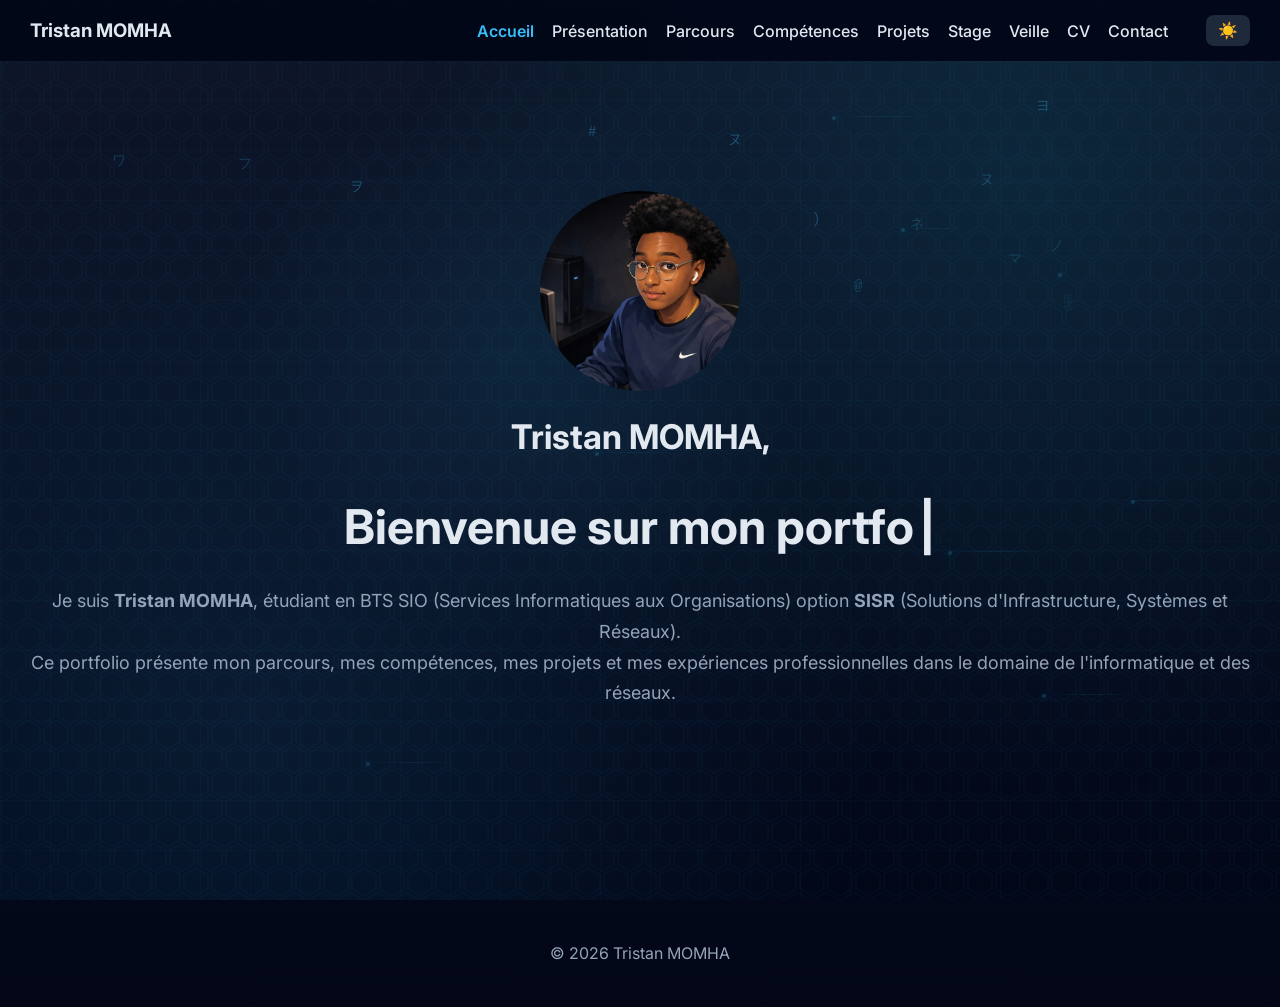
<file: index.html>
<!DOCTYPE html>
<html lang="fr">
<head>

<meta charset="UTF-8">
<meta name="viewport" content="width=device-width, initial-scale=1.0">

<meta name="description" content="Portfolio de Tristan MOMHA, étudiant BTS SIO option SISR. Compétences en administration Windows Server, Linux, réseaux et sécurité.">

 <title>Portfolio | Tristan MOMHA</title>

<link rel="stylesheet" href="css/style.css">

<link href="https://fonts.googleapis.com/css2?family=Inter:wght@300;400;600;700&display=swap" rel="stylesheet">

</head>

<body>

<nav>

<h3>Tristan MOMHA</h3>

<div class="nav-links">
<a href="index.html">Accueil</a>
<a href="presentation.html">Présentation</a>
<a href="parcours.html">Parcours</a>
<a href="competences.html">Compétences</a>
<a href="projets.html">Projets</a>
<a href="stage.html">Stage</a>
<a href="veille.html">Veille</a>
<a href="cv.html">CV</a>
<a href="contact.html">Contact</a>

<button id="theme-toggle" aria-label="Changer le thème">☀️</button>

</div>

</nav>

<header>

<img src="moi.jpg" alt="Photo de profil de Tristan MOMHA">

<h2>Tristan MOMHA,</h2>

<h1 class="typewriter">Bienvenue sur mon portfolio</h1>

<br><p>Je suis <strong>Tristan MOMHA</strong>, étudiant en BTS SIO (Services Informatiques aux Organisations) option <strong>SISR</strong> (Solutions d'Infrastructure, Systèmes et Réseaux).</p>

<p>Ce portfolio présente mon parcours, mes compétences, mes projets et mes expériences professionnelles dans le domaine de l'informatique et des réseaux.</p>

</header>

<main>

</main>

<footer>

<p>© 2026 Tristan MOMHA</p>

</footer>

<script src="js/script.js"></script>

</body>
</html>
</file>
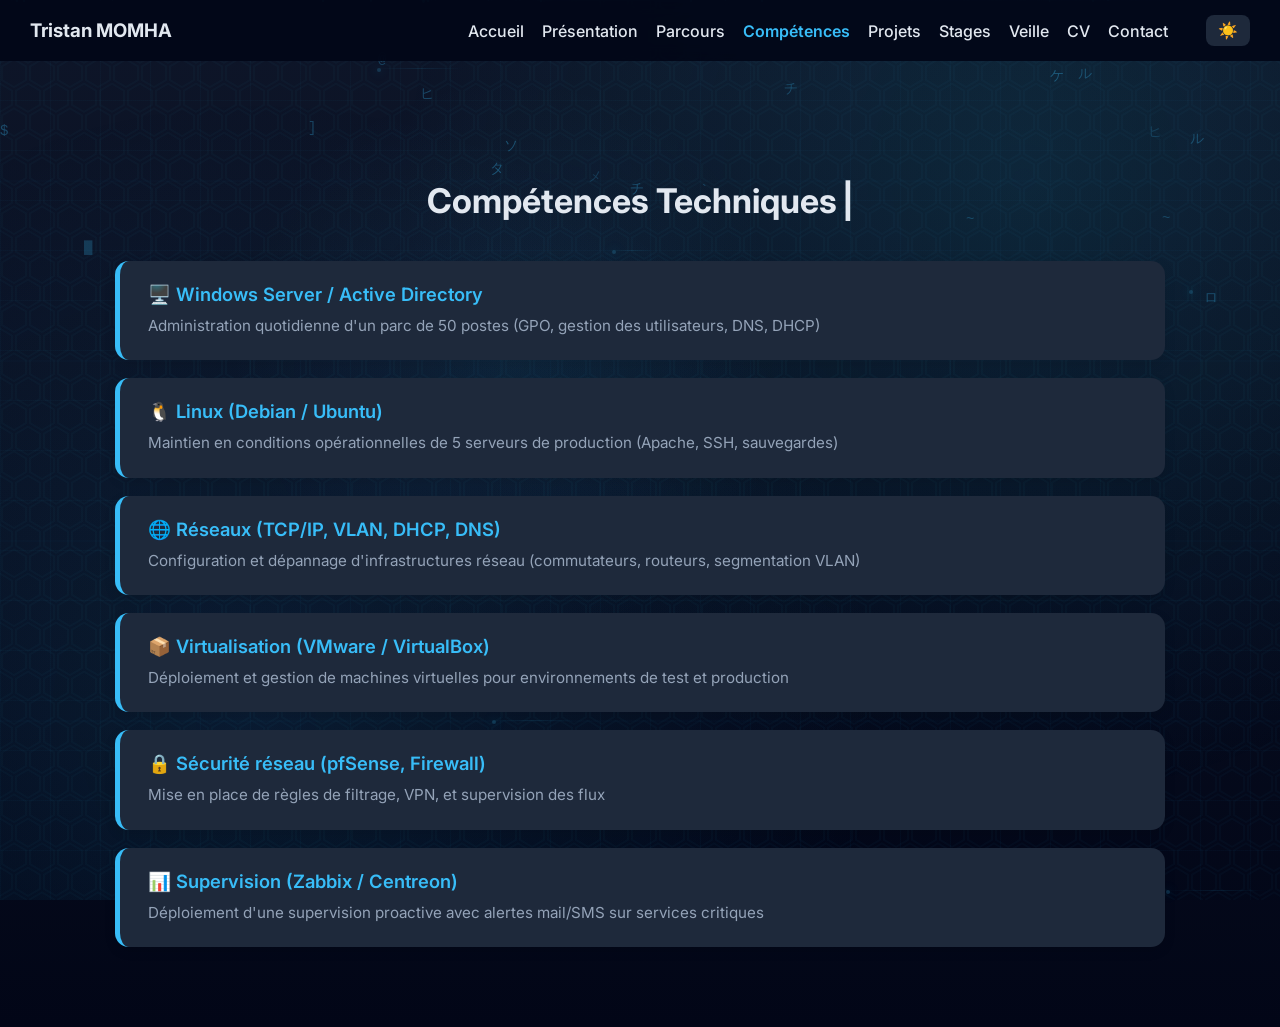
<file: competences.html>
<!DOCTYPE html>
<html lang="fr">

<head>

<meta charset="UTF-8">
<meta name="viewport" content="width=device-width, initial-scale=1.0">

<meta name="description" content="Compétences techniques de Tristan MOMHA en administration systèmes, réseaux et sécurité. BTS SIO option SISR.">

 <title>Compétences | Tristan MOMHA</title>

<link rel="stylesheet" href="css/style.css">

<link href="https://fonts.googleapis.com/css2?family=Inter:wght@300;400;600;700&display=swap" rel="stylesheet">

</head>

<body>

<nav>

<h3>Tristan MOMHA</h3>

<div class="nav-links">

<a href="index.html">Accueil</a>
<a href="presentation.html">Présentation</a>
<a href="parcours.html">Parcours</a>
<a href="competences.html">Compétences</a>
<a href="projets.html">Projets</a>
<a href="stage.html">Stages</a>
<a href="veille.html">Veille</a>
<a href="cv.html">CV</a>
<a href="contact.html">Contact</a>

<button id="theme-toggle" aria-label="Changer le thème">☀️</button>

</div>

</nav>

<section>

<h2 class="typewriter">Compétences Techniques</h2>

<div class="skills">

  <div class="skill-item">
    <h3>🖥️ Windows Server / Active Directory</h3>
    <p>Administration quotidienne d'un parc de 50 postes (GPO, gestion des utilisateurs, DNS, DHCP)</p>
  </div>

  <div class="skill-item">
    <h3>🐧 Linux (Debian / Ubuntu)</h3>
    <p>Maintien en conditions opérationnelles de 5 serveurs de production (Apache, SSH, sauvegardes)</p>
  </div>

  <div class="skill-item">
    <h3>🌐 Réseaux (TCP/IP, VLAN, DHCP, DNS)</h3>
    <p>Configuration et dépannage d'infrastructures réseau (commutateurs, routeurs, segmentation VLAN)</p>
  </div>

  <div class="skill-item">
    <h3>📦 Virtualisation (VMware / VirtualBox)</h3>
    <p>Déploiement et gestion de machines virtuelles pour environnements de test et production</p>
  </div>

  <div class="skill-item">
    <h3>🔒 Sécurité réseau (pfSense, Firewall)</h3>
    <p>Mise en place de règles de filtrage, VPN, et supervision des flux</p>
  </div>

  <div class="skill-item">
    <h3>📊 Supervision (Zabbix / Centreon)</h3>
    <p>Déploiement d'une supervision proactive avec alertes mail/SMS sur services critiques</p>
  </div>

</div>

</section>

<script src="js/script.js"></script>

</body>
</html>
</file>
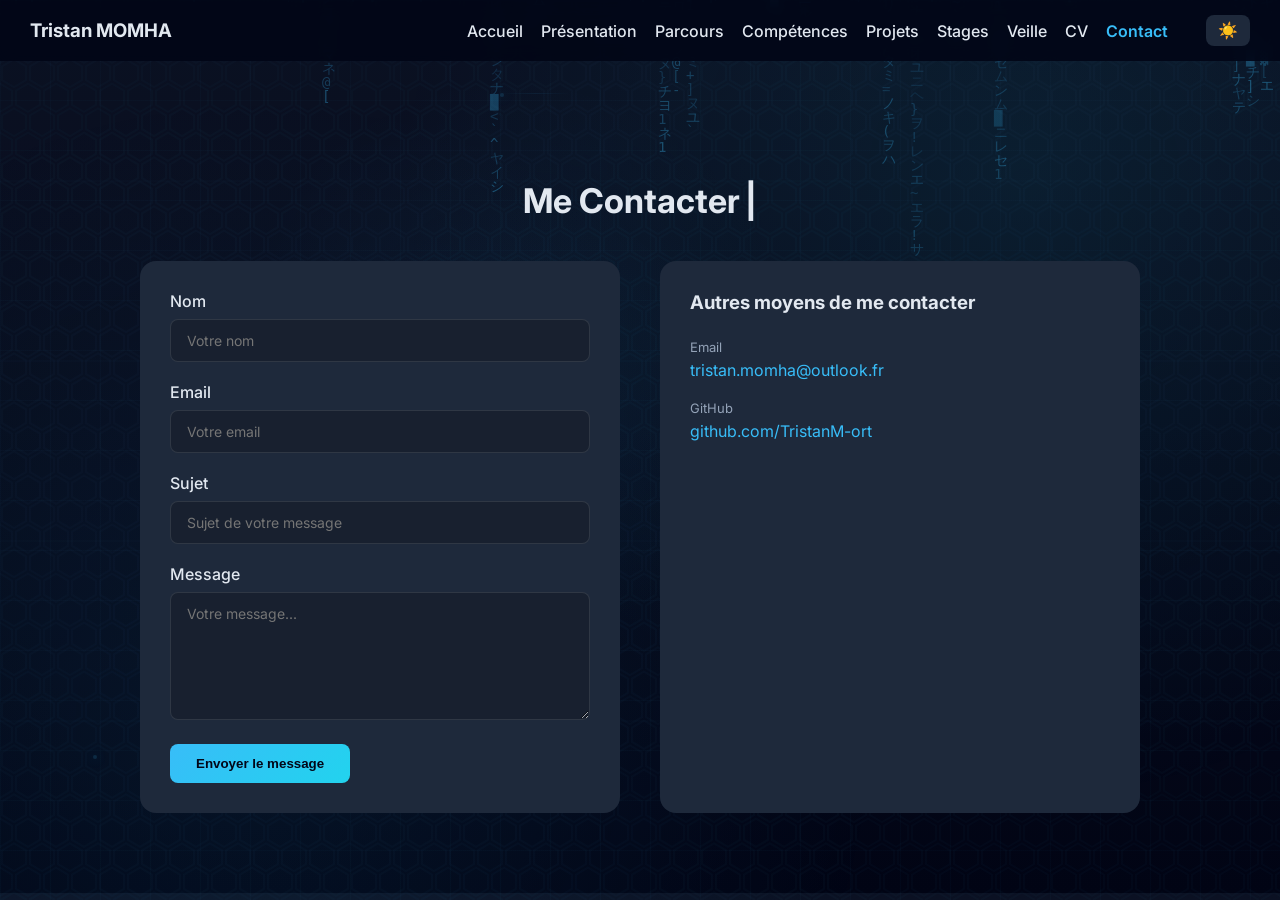
<file: contact.html>
<!DOCTYPE html>
<html lang="fr">

<head>

<meta charset="UTF-8">
<meta name="viewport" content="width=device-width, initial-scale=1.0">

<meta name="description" content="Contactez Tristan MOMHA par email ou via GitHub. Étudiant BTS SIO option SISR.">

<title>Contact | Tristan MOMHA</title>

<link rel="stylesheet" href="css/style.css">

<link href="https://fonts.googleapis.com/css2?family=Inter:wght@300;400;600;700&display=swap" rel="stylesheet">

</head>

<body>

<nav>

<h3>Tristan MOMHA</h3>

<div class="nav-links">

<a href="index.html">Accueil</a>
<a href="presentation.html">Présentation</a>
<a href="parcours.html">Parcours</a>
<a href="competences.html">Compétences</a>
<a href="projets.html">Projets</a>
<a href="stage.html">Stages</a>
<a href="veille.html">Veille</a>
<a href="cv.html">CV</a>
<a href="contact.html" class="active">Contact</a>

<button id="theme-toggle" aria-label="Changer le thème">☀️</button>

</div>

</nav>

<section>

<h2 class="typewriter">Me Contacter</h2>

<div class="contact-container">

<form action="https://formspree.io/f/xyknnolo" method="POST" class="contact-form">

<div class="form-group">
<label for="name">Nom</label>
<input type="text" id="name" name="name" required placeholder="Votre nom">
</div>

<div class="form-group">
<label for="email">Email</label>
<input type="email" id="email" name="email" required placeholder="Votre email">
</div>

<div class="form-group">
<label for="subject">Sujet</label>
<input type="text" id="subject" name="subject" required placeholder="Sujet de votre message">
</div>

<div class="form-group">
<label for="message">Message</label>
<textarea id="message" name="message" rows="6" required placeholder="Votre message..."></textarea>
</div>

<button type="submit">Envoyer le message</button>

</form>

<div class="contact-info-card">

<h3>Autres moyens de me contacter</h3>

<div class="contact-item">
<span>Email</span>
<a href="mailto:tristan.momha@outlook.fr">tristan.momha@outlook.fr</a>
</div>

<div class="contact-item">
<span>GitHub</span>
<a href="https://github.com/TristanM-ort" target="_blank" rel="noopener noreferrer">github.com/TristanM-ort</a>
</div>

</div>

</div>

</section>

<script src="js/script.js"></script>

</body>
</html>
</file>
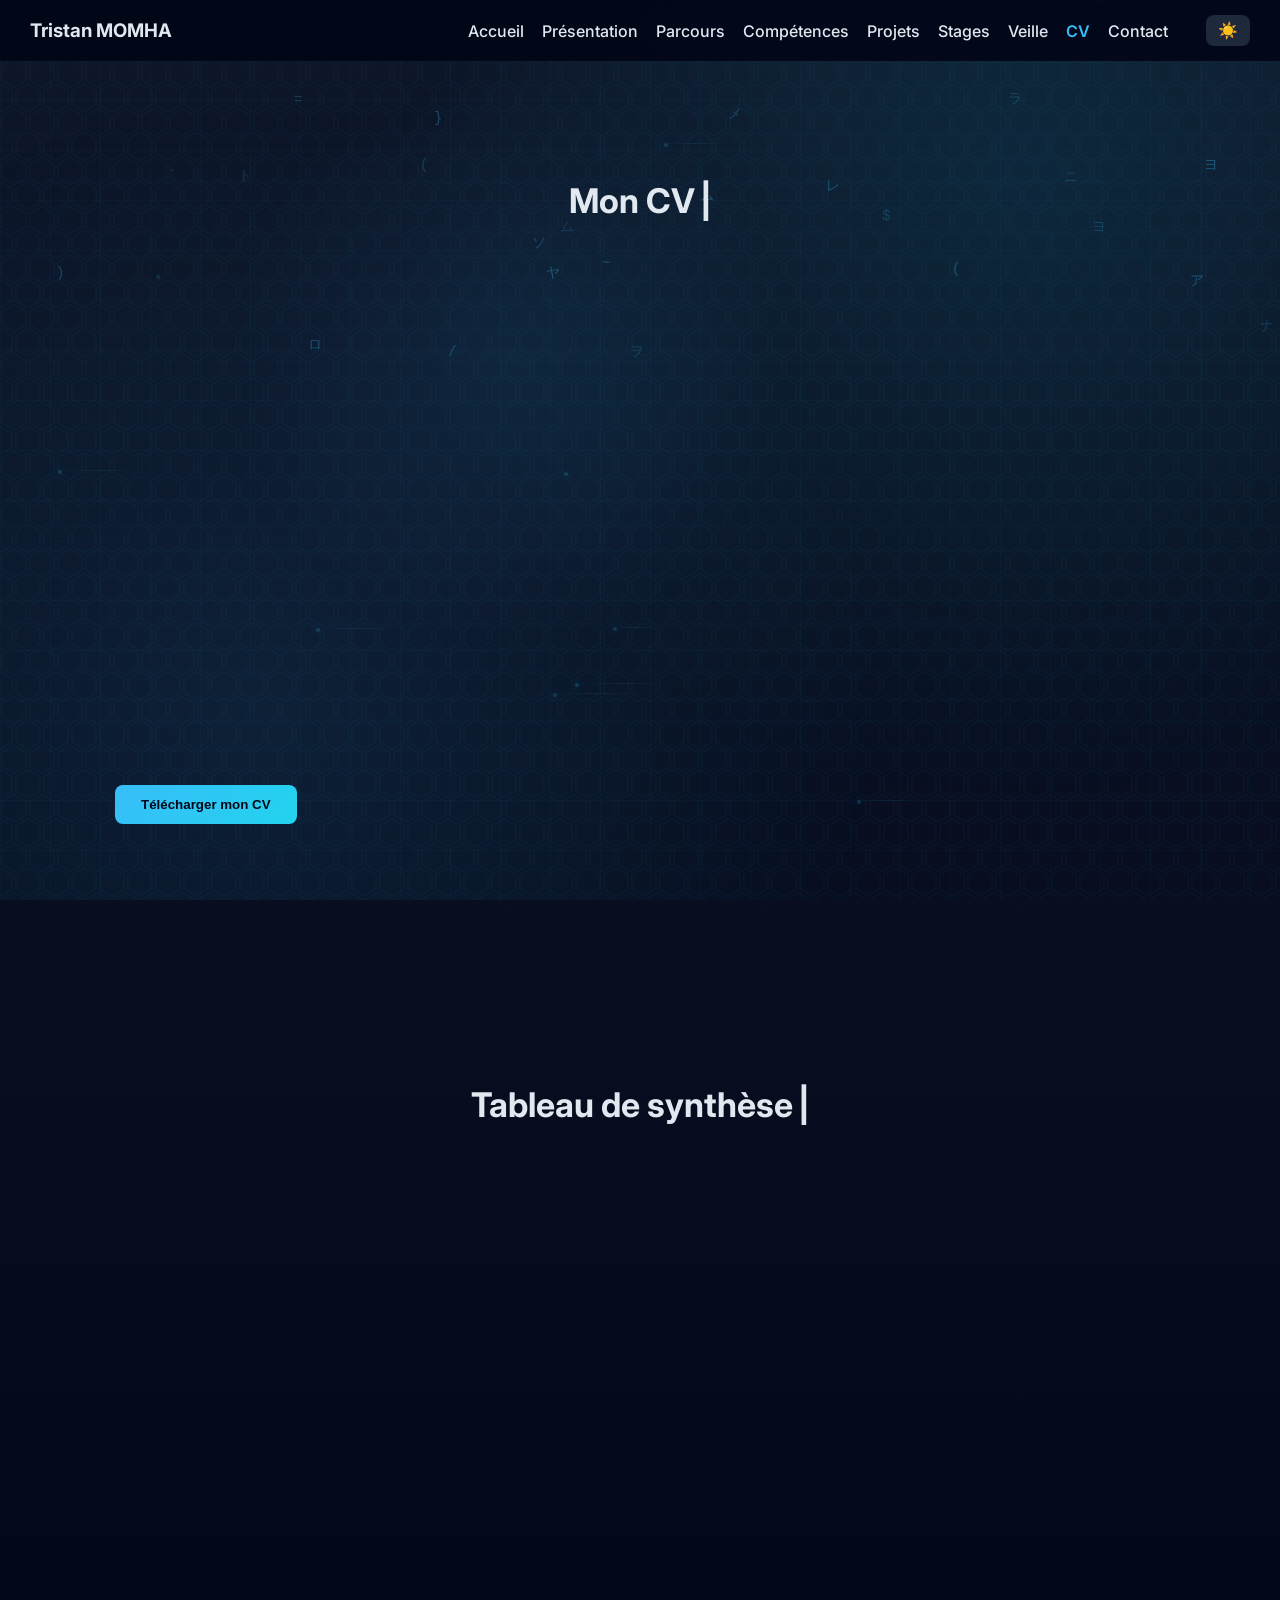
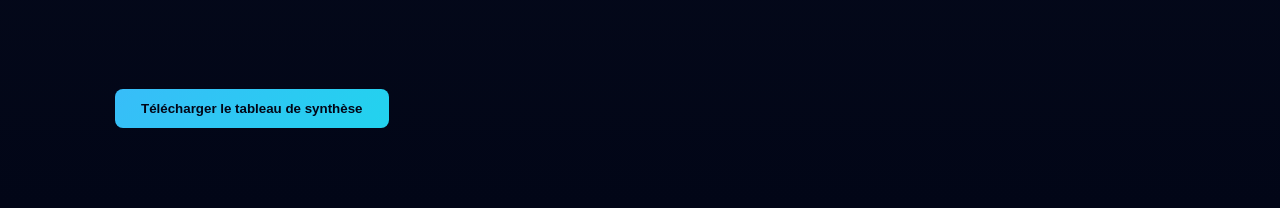
<file: cv.html>
<!DOCTYPE html>
<html lang="fr">

<head>

<meta charset="UTF-8">
<meta name="viewport" content="width=device-width, initial-scale=1.0">

<meta name="description" content="CV de Tristan MOMHA, étudiant BTS SIO option SISR. Téléchargez le CV complet au format PDF.">

 <title>CV | Tristan MOMHA</title>

<link rel="stylesheet" href="css/style.css">

<link href="https://fonts.googleapis.com/css2?family=Inter:wght@300;400;600;700&display=swap" rel="stylesheet">

</head>

<body>

<nav>

<h3>Tristan MOMHA</h3>

<div class="nav-links">

<a href="index.html">Accueil</a>
<a href="presentation.html">Présentation</a>
<a href="parcours.html">Parcours</a>
<a href="competences.html">Compétences</a>
<a href="projets.html">Projets</a>
<a href="stage.html">Stages</a>
<a href="veille.html">Veille</a>
<a href="cv.html">CV</a>
<a href="contact.html">Contact</a>

<button id="theme-toggle" aria-label="Changer le thème">☀️</button>

</div>

</nav>

<section>

<h2 class="typewriter">Mon CV</h2>

<iframe class="cv-preview" src="cv.pdf" title="Aperçu du CV"></iframe>

<a href="cv.pdf" download>

<button aria-label="Télécharger mon CV">Télécharger mon CV</button>

</a>

</section>

<section>

<h2 class="typewriter">Tableau de synthèse</h2>

<iframe class="cv-preview" src="competences2.pdf" title="Aperçu du tableau de synthèse"></iframe>

<a href="competences2.xlsx" download>

<button aria-label="Télécharger le tableau de synthèse">Télécharger le tableau de synthèse</button>

</a>

</section>

<script src="js/script.js"></script>

</body>
</html>
</file>
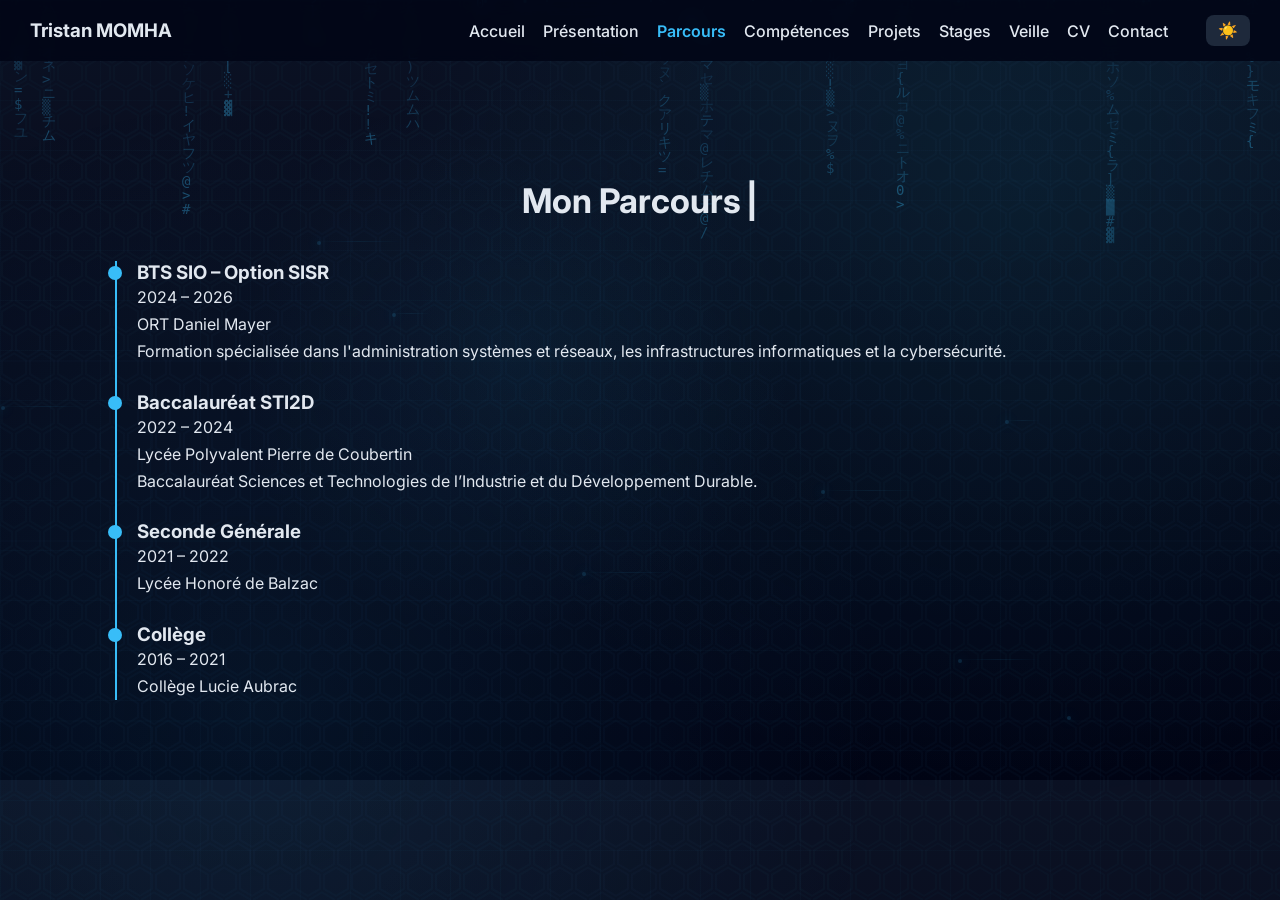
<file: parcours.html>
<!DOCTYPE html>
<html lang="fr">

<head>

<meta charset="UTF-8">
<meta name="viewport" content="width=device-width, initial-scale=1.0">

<meta name="description" content="Parcours scolaire et formations de Tristan MOMHA. BTS SIO, Baccalauréat STI2D, Lycée Pierre de Coubertin.">

 <title>Parcours | Tristan MOMHA</title>

<link rel="stylesheet" href="css/style.css">

<link href="https://fonts.googleapis.com/css2?family=Inter:wght@300;400;600;700&display=swap" rel="stylesheet">

</head>

<body>

<nav>

<h3>Tristan MOMHA</h3>

<div class="nav-links">

<a href="index.html">Accueil</a>
<a href="presentation.html">Présentation</a>
<a href="parcours.html">Parcours</a>
<a href="competences.html">Compétences</a>
<a href="projets.html">Projets</a>
<a href="stage.html">Stages</a>
<a href="veille.html">Veille</a>
<a href="cv.html">CV</a>
<a href="contact.html">Contact</a>

<button id="theme-toggle" aria-label="Changer le thème">☀️</button>

</div>

</nav>

<section>

<h2 class="typewriter">Mon Parcours</h2>

<div class="timeline">

<div class="timeline-item">

<h3>BTS SIO – Option SISR</h3>

<p>
2024 – 2026<br>
ORT Daniel Mayer<br>
Formation spécialisée dans l'administration systèmes et réseaux, les infrastructures informatiques et la cybersécurité.
</p>

</div>

<div class="timeline-item">

<h3>Baccalauréat STI2D</h3>

<p>
2022 – 2024<br>
Lycée Polyvalent Pierre de Coubertin<br>
Baccalauréat Sciences et Technologies de l’Industrie et du Développement Durable.
</p>

</div>

<div class="timeline-item">

<h3>Seconde Générale</h3>

<p>
2021 – 2022<br>
Lycée Honoré de Balzac
</p>

</div>

<div class="timeline-item">

<h3>Collège</h3>

<p>
2016 – 2021<br>
Collège Lucie Aubrac
</p>

</div>

</div>

</section>

<script src="js/script.js"></script>

</body>
</html>
</file>
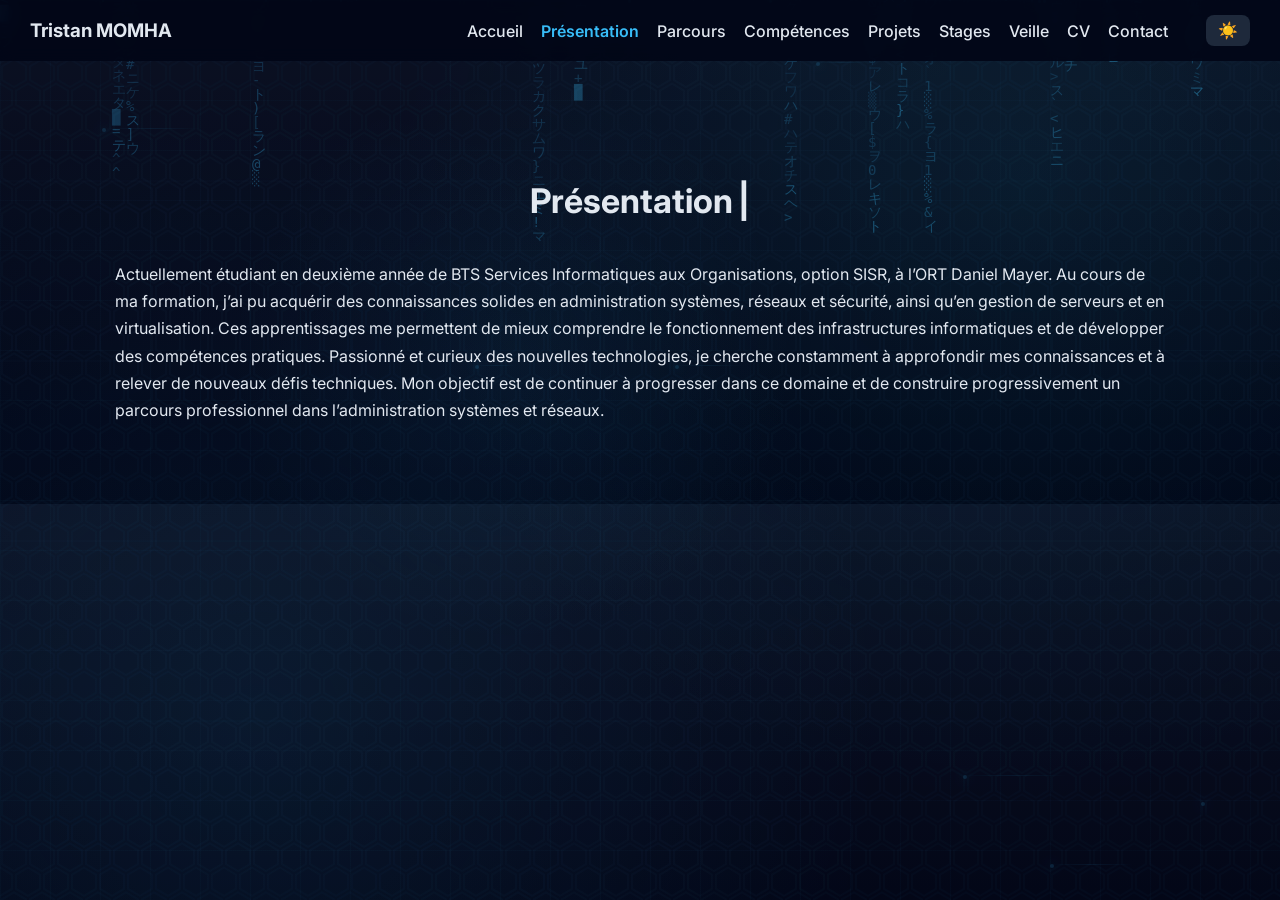
<file: presentation.html>
<!DOCTYPE html>
<html lang="fr">

<head>

<meta charset="UTF-8">
<meta name="viewport" content="width=device-width, initial-scale=1.0">

<meta name="description" content="Présentation de Tristan MOMHA, étudiant en BTS SIO option SISR. Parcours et motivations dans le domaine de l'administration systèmes et réseaux.">

 <title>Présentation | Tristan MOMHA</title>

<link rel="stylesheet" href="css/style.css">

<link href="https://fonts.googleapis.com/css2?family=Inter:wght@300;400;600;700&display=swap" rel="stylesheet">

</head>

<body>

<nav>

<h3>Tristan MOMHA</h3>

<div class="nav-links">

<a href="index.html">Accueil</a>
<a href="presentation.html">Présentation</a>
<a href="parcours.html">Parcours</a>
<a href="competences.html">Compétences</a>
<a href="projets.html">Projets</a>
<a href="stage.html">Stages</a>
<a href="veille.html">Veille</a>
<a href="cv.html">CV</a>
<a href="contact.html">Contact</a>

<button id="theme-toggle" aria-label="Changer le thème">☀️</button>

</div>

</nav>

<section>

<h2 class="typewriter">Présentation</h2>

<p>

Actuellement étudiant en deuxième année de BTS Services Informatiques aux Organisations, option SISR, à l’ORT Daniel Mayer.

Au cours de ma formation, j’ai pu acquérir des connaissances solides en administration systèmes, réseaux et sécurité, ainsi qu’en gestion de serveurs et en virtualisation. Ces apprentissages me permettent de mieux comprendre le fonctionnement des infrastructures informatiques et de développer des compétences pratiques.

Passionné et curieux des nouvelles technologies, je cherche constamment à approfondir mes connaissances et à relever de nouveaux défis techniques.

Mon objectif est de continuer à progresser dans ce domaine et de construire progressivement un parcours professionnel dans l’administration systèmes et réseaux.

</p>

</section>

<script src="js/script.js"></script>

</body>
</html>
</file>
<file: css/style.css>
:root{
--bg:#0f172a;
--bg2:#020617;
--card:#1e293b;
--accent:#38bdf8;
--accent2:#22d3ee;
--text:#e2e8f0;
--muted:#94a3b8;
}

/* RESET */

*{
margin:0;
padding:0;
box-sizing:border-box;
}

html{
scroll-behavior:smooth;
}

body{
font-family:'Inter',sans-serif;
background:linear-gradient(180deg,var(--bg),var(--bg2));
color:var(--text);
position:relative;
overflow-x:hidden;
}

/* ============================================
   ANIME TECH BACKGROUND - MATRIX & CIRCUITS
   ============================================ */

/* Base animated background */
body::before{
content:'';
position:fixed;
top:0;
left:0;
width:100%;
height:100%;
background: 
radial-gradient(circle at 20% 80%, rgba(56,189,248,0.1) 0%, transparent 50%),
radial-gradient(circle at 80% 20%, rgba(34,211,238,0.1) 0%, transparent 50%),
radial-gradient(circle at 40% 40%, rgba(56,189,248,0.08) 0%, transparent 30%);
animation:bgMove 20s ease-in-out infinite;
z-index:-2;
pointer-events:none;
}

@keyframes bgMove{
0%,100%{transform:translate(0,0) scale(1);}
25%{transform:translate(20px,-20px) scale(1.05);}
50%{transform:translate(-10px,10px) scale(0.98);}
75%{transform:translate(-20px,-10px) scale(1.02);}
}

/* Matrix Rain Canvas */
#matrix-canvas{
position:fixed;
top:0;
left:0;
width:100%;
height:100%;
z-index:-1;
pointer-events:none;
opacity:0.35;
}

/* Circuit Network Background */
.circuit-bg{
position:fixed;
top:0;
left:0;
width:100%;
height:100%;
z-index:-1;
pointer-events:none;
opacity:0.2;
}

.circuit-node{
position:absolute;
width:6px;
height:6px;
background:var(--accent);
border-radius:50%;
box-shadow:0 0 10px var(--accent), 0 0 20px var(--accent), 0 0 30px var(--accent);
animation:pulse 2s ease-in-out infinite;
}

.circuit-line{
position:absolute;
background:linear-gradient(90deg, transparent, var(--accent), transparent);
height:1px;
opacity:0.5;
animation:scanLine 3s linear infinite;
}

.circuit-line.vertical{
width:1px;
height:100%;
background:linear-gradient(180deg, transparent, var(--accent), transparent);
}

@keyframes pulse{
0%,100%{transform:scale(1); opacity:1;}
50%{transform:scale(1.5); opacity:0.7;}
}

@keyframes scanLine{
0%{transform:translateX(-100%);}
100%{transform:translateX(100%);}
}

/* Floating Particles */
.particles{
position:fixed;
top:0;
left:0;
width:100%;
height:100%;
z-index:-1;
pointer-events:none;
}

.particle{
position:absolute;
width:3px;
height:3px;
background:var(--accent2);
border-radius:50%;
box-shadow:0 0 6px var(--accent2);
animation:floatParticle linear infinite;
}

@keyframes floatParticle{
0%{
transform:translateY(100vh) rotate(0deg);
opacity:0;
}
10%{
opacity:1;
}
90%{
opacity:1;
}
100%{
transform:translateY(-100vh) rotate(720deg);
opacity:0;
}
}

/* Code Rain Effect */
.code-rain{
position:fixed;
right:0;
top:0;
width:150px;
height:100%;
z-index:-1;
pointer-events:none;
opacity:0.08;
overflow:hidden;
}

.code-column{
position:absolute;
top:-100%;
font-family:'Courier New', monospace;
font-size:14px;
color:var(--accent);
writing-mode:vertical-rl;
text-orientation:upright;
animation:codeFall linear infinite;
white-space:nowrap;
}

@keyframes codeFall{
0%{transform:translateY(0);}
100%{transform:translateY(200%);}
}

/* Glowing Grid */
.tech-grid{
position:fixed;
top:0;
left:0;
width:100%;
height:100%;
z-index:-1;
pointer-events:none;
background-image:
linear-gradient(rgba(56,189,248,0.03) 1px, transparent 1px),
linear-gradient(90deg, rgba(56,189,248,0.03) 1px, transparent 1px);
background-size:50px 50px;
animation:gridMove 20s linear infinite;
}

@keyframes gridMove{
0%{transform:perspective(500px) rotateX(60deg) translateY(0);}
100%{transform:perspective(500px) rotateX(60deg) translateY(50px);}
}

/* Hexagon Pattern */
.hex-pattern{
position:fixed;
top:0;
left:0;
width:100%;
height:100%;
z-index:-1;
pointer-events:none;
opacity:0.03;
background-image:url("data:image/svg+xml,%3Csvg xmlns='http://www.w3.org/2000/svg' width='28' height='49' viewBox='0 0 28 49'%3E%3Cg fill-rule='evenodd'%3E%3Cg fill='%2338bdf8' fill-opacity='1'%3E%3Cpath d='M13.99 9.25l13 7.5v15l-13 7.5L1 31.75v-15l12.99-7.5zM3 17.9v12.7l10.99 6.34 11-6.35V17.9l-11-6.34L3 17.9zM0 15l12.98-7.5V0h-2v6.35L0 12.69v2.3zm0 18.5L12.98 41v8h-2v-6.85L0 35.81v-2.3zM15 0v7.5L27.99 15H28v-2.31h-.01L17 6.35V0h-2zm0 49v-8l12.99-7.5H28v2.31h-.01L17 42.15V49h-2z'/%3E%3C/g%3E%3C/g%3E%3C/svg%3E");
}

/* ============================================
   LIGHT MODE ANIME TECH BACKGROUND
   ============================================ */

body.light-mode::before{
background: 
radial-gradient(circle at 20% 80%, rgba(56,189,248,0.15) 0%, transparent 50%),
radial-gradient(circle at 80% 20%, rgba(34,211,238,0.15) 0%, transparent 50%),
radial-gradient(circle at 40% 40%, rgba(56,189,248,0.1) 0%, transparent 30%);
}

body.light-mode .circuit-node{
background:#0ea5e9;
box-shadow:0 0 10px #0ea5e9, 0 0 20px #0ea5e9, 0 0 30px #0ea5e9;
}

body.light-mode .circuit-line{
background:linear-gradient(90deg, transparent, #0ea5e9, transparent);
}

body.light-mode .circuit-line.vertical{
background:linear-gradient(180deg, transparent, #0ea5e9, transparent);
}

body.light-mode .particle{
background:#0284c7;
box-shadow:0 0 6px #0284c7;
}

body.light-mode .code-column{
color:#0369a1;
}

body.light-mode .tech-grid{
background-image:
linear-gradient(rgba(14,165,233,0.04) 1px, transparent 1px),
linear-gradient(90deg, rgba(14,165,233,0.04) 1px, transparent 1px);
}

body.light-mode .hex-pattern{
opacity:0.025;
}

body.light-mode .glitch-line{
background:#0ea5e9;
}

/* Hacker Glitch Effect */
.glitch-layer{
position:fixed;
top:0;
left:0;
width:100%;
height:100%;
z-index:-1;
pointer-events:none;
opacity:0.015;
}

.glitch-line{
position:absolute;
top:0;
left:0;
width:100%;
height:2px;
background:var(--accent);
animation:glitch 4s linear infinite;
}

@keyframes glitch{
0%,90%,100%{transform:translateX(-100%); opacity:0;}
92%{opacity:1;}
94%{transform:translateX(100%); opacity:0;}
}

/* NAVIGATION */

nav{
position:fixed;
top:0;
width:100%;
background:rgba(2,6,23,0.9);
backdrop-filter:blur(8px);
padding:15px 30px;
display:flex;
justify-content:space-between;
align-items:center;
z-index:1000;
}

.nav-links{
display:flex;
align-items:center;
gap:18px;
}

nav h3{
font-weight:700;
}

nav a{
color:var(--text);
text-decoration:none;
font-weight:500;
transition:0.3s;
}

nav a:hover{
color:var(--accent);
}

nav a:focus{
outline:2px solid var(--accent);
outline-offset:4px;
border-radius:4px;
}

nav a.active{
color:var(--accent);
font-weight:600;
}

/* HEADER */

header{
height:100vh;
display:flex;
flex-direction:column;
justify-content:center;
align-items:center;
text-align:center;
padding:20px;
}

header img{
width:200px;
height:200px;
border-radius:50%;
object-fit:cover;
object-position:center top;
margin-bottom:25px;
}

header h1{
font-size:48px;
margin-bottom:10px;
}

header .subtitle{
color:var(--primary);
font-size:22px;
font-weight:500;
margin-bottom:20px;
letter-spacing:0.5px;
}

header p{
color:var(--muted);
font-size:18px;
}

/* SECTIONS */

section{
padding:120px 25px 80px;
max-width:1100px;
margin:auto;
margin-top:60px;
}

h2{
font-size:34px;
margin-bottom:40px;
text-align:center;
}

p{
line-height:1.7;
}

/* BOUTONS */

button{
padding:12px 26px;
border-radius:8px;
border:none;
background:linear-gradient(135deg,var(--accent),var(--accent2));
color:#020617;
font-weight:600;
cursor:pointer;
transition:0.3s;
}

button:hover{
transform:translateY(-3px);
box-shadow:0 10px 25px rgba(0,0,0,0.4);
}

button:focus{
outline:2px solid var(--accent);
outline-offset:4px;
}

/* GRID */

.grid{
display:grid;
grid-template-columns:repeat(auto-fit,minmax(320px,1fr));
gap:30px;
}

/* WELCOME SECTION */

.welcome{
text-align:center;
margin-bottom:60px;
}

.welcome h2{
font-size:2.5rem;
margin-bottom:20px;
background:linear-gradient(135deg,var(--accent),var(--accent2));
-webkit-background-clip:text;
-webkit-text-fill-color:transparent;
background-clip:text;
}

.welcome p{
font-size:1.1rem;
color:var(--muted);
max-width:700px;
margin:0 auto 15px;
line-height:1.7;
}

.welcome strong{
color:var(--accent);
}

.welcome-links{
display:flex;
gap:15px;
justify-content:center;
margin-top:30px;
flex-wrap:wrap;
}

.btn-primary,.btn-secondary{
padding:12px 28px;
border-radius:8px;
text-decoration:none;
font-weight:600;
transition:0.3s;
}

.btn-primary{
background:linear-gradient(135deg,var(--accent),var(--accent2));
color:var(--bg2);
}

.btn-primary:hover{
transform:translateY(-2px);
box-shadow:0 5px 20px rgba(56,189,248,0.3);
}

.btn-secondary{
background:transparent;
border:2px solid var(--accent);
color:var(--accent);
}

.btn-secondary:hover{
background:var(--accent);
color:var(--bg2);
}

/* HIGHLIGHTS SECTION */

.highlights{
display:grid;
grid-template-columns:repeat(auto-fit,minmax(280px,1fr));
gap:25px;
margin-top:40px;
}

.highlight-card{
background:var(--card);
padding:30px;
border-radius:12px;
border:1px solid rgba(56,189,248,0.1);
transition:0.3s;
}

.highlight-card:hover{
transform:translateY(-5px);
border-color:var(--accent);
box-shadow:0 10px 30px rgba(0,0,0,0.3);
}

.highlight-card h3{
font-size:1.3rem;
margin-bottom:12px;
color:var(--accent);
}

.highlight-card p{
color:var(--muted);
margin-bottom:20px;
line-height:1.6;
}

.highlight-card a{
color:var(--accent2);
text-decoration:none;
font-weight:600;
transition:0.3s;
}

.highlight-card a:hover{
color:var(--accent);
}

/* FILE PREVIEW */

.file-preview{
display:flex;
align-items:center;
gap:20px;
background:var(--card);
padding:25px;
border-radius:12px;
border:1px solid rgba(56,189,248,0.1);
margin:20px auto 30px;
max-width:500px;
}

.file-icon{
font-size:3rem;
}

.file-info h3{
color:var(--text);
margin-bottom:5px;
}

.file-info p{
color:var(--muted);
font-size:0.9rem;
}

/* CARTES */

.card{
background:var(--card);
padding:25px;
border-radius:16px;
border:1px solid rgba(255,255,255,0.05);
transition:0.3s;
}

.card:hover{
transform:translateY(-8px);
box-shadow:0 20px 50px rgba(0,0,0,0.4);
}

.card h3{
margin-bottom:6px;
}

.card p{
color:var(--accent);
font-size:14px;
margin-bottom:10px;
}

.card ul{
margin-top:10px;
padding-left:18px;
line-height:1.6;
color:var(--muted);
}

.card-img{
width:100%;
height:auto;
border-radius:8px;
margin-bottom:12px;
border:1px solid rgba(56,189,248,0.2);
cursor:zoom-in;
transition:transform 0.3s ease;
}

.card-img:hover{
transform:scale(1.05);
}

.card-img-stack{
display:flex;
gap:8px;
overflow-x:auto;
padding:4px 0;
}

.card-img-stack .card-img{
flex:0 0 auto;
width:calc(50% - 4px);
max-height:120px;
object-fit:cover;
margin-bottom:0;
}

/* Lightbox */
.lightbox{
display:none;
position:fixed;
top:0;
left:0;
width:100%;
height:100%;
background:rgba(0,0,0,0.9);
z-index:9999;
justify-content:center;
align-items:center;
cursor:zoom-out;
}

.lightbox.active{
display:flex;
}

.lightbox img{
max-width:90%;
max-height:90%;
border-radius:8px;
box-shadow:0 0 30px rgba(56,189,248,0.3);
}

/* IMAGE LOCALISATION STAGE */

.stage-img{
width:100%;
margin-top:15px;
border-radius:10px;
transition:0.3s;
cursor:zoom-in;
border:1px solid rgba(56,189,248,0.2);
}

.stage-img:hover{
transform:scale(1.03);
box-shadow:0 8px 25px rgba(56,189,248,0.2);
}

.stage-images{
display:grid;
grid-template-columns:repeat(auto-fit,minmax(200px,1fr));
gap:15px;
margin-top:15px;
}

.stage-grid{
display:grid;
grid-template-columns:repeat(auto-fit,minmax(350px,1fr));
gap:30px;
}

.stage-photo{
width:100%;
height:auto;
border-radius:12px;
border:1px solid rgba(56,189,248,0.2);
cursor:zoom-in;
transition:all 0.3s ease;
}

.stage-photo:hover{
transform:scale(1.05);
box-shadow:0 10px 30px rgba(56,189,248,0.25);
}

/* Stage Container */

.stage-container{
display:flex;
flex-direction:column;
gap:40px;
max-width:900px;
margin:0 auto;
}

.stage-card{
background:var(--card);
border-radius:20px;
padding:30px;
border:1px solid rgba(255,255,255,0.08);
transition:0.3s;
}

.stage-card:hover{
transform:translateY(-5px);
box-shadow:0 20px 50px rgba(0,0,0,0.4);
border-color:rgba(56,189,248,0.3);
}

.stage-header{
margin-bottom:20px;
padding-bottom:15px;
border-bottom:1px solid rgba(56,189,248,0.15);
}

.stage-header h3{
font-size:1.5rem;
color:var(--accent);
margin-bottom:8px;
}

.stage-header p{
color:var(--muted);
font-size:0.95rem;
}

.stage-content{
margin-bottom:20px;
}

.stage-content ul{
padding-left:20px;
}

.stage-content li{
color:var(--text);
margin-bottom:10px;
line-height:1.6;
}

.stage-img-single{
margin-top:15px;
}

.stage-gallery{
display:grid;
grid-template-columns:repeat(auto-fill,minmax(150px,1fr));
gap:12px;
margin-top:20px;
}

.gallery-img{
width:100%;
height:120px;
object-fit:cover;
border-radius:10px;
border:1px solid rgba(56,189,248,0.15);
cursor:zoom-in;
transition:all 0.3s ease;
}

.gallery-img:hover{
transform:scale(1.08);
border-color:var(--accent);
box-shadow:0 8px 20px rgba(56,189,248,0.25);
}

/* COMPÉTENCES */

.skills{
display:grid;
gap:18px;
}

.skill-bar{
background:#0f172a;
border-radius:10px;
overflow:hidden;
}

.skill-bar span{
display:block;
padding:6px;
background:linear-gradient(90deg,var(--accent),var(--accent2));
}

/* TIMELINE */

.timeline{
border-left:2px solid var(--accent);
padding-left:20px;
display:grid;
gap:25px;
}

.timeline-item{
position:relative;
}

.timeline-item::before{
content:"";
position:absolute;
left:-29px;
top:5px;
width:14px;
height:14px;
background:var(--accent);
border-radius:50%;
}

/* CV */

.cv-preview{
width:100%;
height:500px;
border:none;
border-radius:12px;
margin-bottom:20px;
}

/* CONTACT */

.contact-card{
background:var(--card);
padding:30px;
border-radius:16px;
max-width:500px;
margin:auto;
text-align:center;
}

.contact-info{
font-size:18px;
margin-bottom:20px;
}

.contact-info a{
color:var(--accent);
text-decoration:none;
}

.contact-info a:hover{
text-decoration:underline;
}

/* CONTACT FORM */

.contact-container{
display:grid;
grid-template-columns:1fr 1fr;
gap:40px;
max-width:1000px;
margin:auto;
}

.contact-form{
background:var(--card);
padding:30px;
border-radius:16px;
}

.form-group{
margin-bottom:20px;
}

.form-group label{
display:block;
margin-bottom:8px;
font-weight:500;
}

.form-group input,
.form-group textarea{
width:100%;
padding:12px 16px;
border-radius:8px;
border:1px solid rgba(255,255,255,0.1);
background:rgba(0,0,0,0.2);
color:var(--text);
font-family:'Inter',sans-serif;
font-size:14px;
transition:0.3s;
}

.form-group input:focus,
.form-group textarea:focus{
outline:none;
border-color:var(--accent);
box-shadow:0 0 0 3px rgba(56,189,248,0.2);
}

.form-group textarea{
resize:vertical;
min-height:120px;
}

#form-status{
margin-top:15px;
text-align:center;
font-size:14px;
}

#form-status.success{
color:#22c55e;
}

#form-status.error{
color:#ef4444;
}

.contact-info-card{
background:var(--card);
padding:30px;
border-radius:16px;
}

.contact-info-card h3{
margin-bottom:25px;
}

.contact-item{
margin-bottom:20px;
}

.contact-item span{
display:block;
color:var(--muted);
font-size:13px;
margin-bottom:5px;
}

.contact-item a{
color:var(--accent);
text-decoration:none;
font-size:16px;
}

.contact-item a:hover{
text-decoration:underline;
}

/* FOOTER */

footer{
text-align:center;
padding:40px 20px;
color:var(--muted);
}

/* TYPEWRITER */

.typewriter::after{
content:"|";
margin-left:5px;
animation:blink 1s infinite;
}

@keyframes blink{
0%{opacity:1;}
50%{opacity:0;}
100%{opacity:1;}
}

/* MODE CLAIR */

body.light-mode{

--bg:#ffffff;
--bg2:#f1f5f9;
--card:#ffffff;
--text:#0f172a;
--muted:#475569;

background:linear-gradient(180deg,var(--bg),var(--bg2));
color:var(--text);

}

body.light-mode nav{
background:rgba(255,255,255,0.9);
}

body.light-mode .card{
box-shadow:0 10px 25px rgba(0,0,0,0.1);
}

body.light-mode .skill-bar{
background:#e2e8f0;
}

body.light-mode .stat-card{
background:linear-gradient(135deg,rgba(56,189,248,0.15),rgba(34,211,238,0.1));
}

body.light-mode .rss-item{
background:rgba(0,0,0,0.05);
}

body.light-mode body::before{
background: 
radial-gradient(circle at 20% 80%, rgba(56,189,248,0.15) 0%, transparent 50%),
radial-gradient(circle at 80% 20%, rgba(34,211,238,0.1) 0%, transparent 50%),
radial-gradient(circle at 40% 40%, rgba(56,189,248,0.1) 0%, transparent 30%);
}

/* BOUTON THEME */

#theme-toggle{
margin-left:20px;
padding:6px 12px;
border-radius:8px;
border:none;
cursor:pointer;
font-size:16px;
background:var(--card);
color:var(--text);
transition:0.3s;
}

#theme-toggle:hover{
transform:scale(1.1);
}

#theme-toggle:focus{
outline:2px solid var(--accent);
outline-offset:4px;
}

/* RESPONSIVE */

@media(max-width:800px){
.contact-container{
grid-template-columns:1fr;
}
}

@media(max-width:700px){

nav{
flex-direction:column;
gap:10px;
}

header h1{
font-size:34px;
}

a:focus{
outline:2px solid var(--accent);
outline-offset:4px;
}

}

/* VEILLE STYLES */

.veille-header{
text-align:center;
background:linear-gradient(135deg,rgba(56,189,248,0.1),rgba(34,211,238,0.05));
padding:40px;
border-radius:20px;
margin-bottom:30px;
border:1px solid rgba(56,189,248,0.2);
}

.veille-header h1{
font-size:42px;
margin-bottom:10px;
background:linear-gradient(90deg,var(--accent),var(--accent2));
-webkit-background-clip:text;
-webkit-text-fill-color:transparent;
background-clip:text;
}

.veille-header p{
color:var(--muted);
font-size:18px;
}

.veille-sujet{
background:var(--card);
padding:30px;
border-radius:16px;
margin-bottom:30px;
border:1px solid rgba(255,255,255,0.05);
}

.veille-sujet h3{
color:var(--accent);
margin-bottom:15px;
}

.veille-sujet p{
color:var(--muted);
line-height:1.8;
}

.sources-list{
display:flex;
flex-wrap:wrap;
gap:12px;
justify-content:center;
margin-bottom:40px;
}

.source-badge{
background:linear-gradient(135deg,var(--accent),var(--accent2));
color:#020617;
padding:8px 16px;
border-radius:20px;
font-size:13px;
font-weight:600;
transition:0.3s;
}

.source-badge:hover{
transform:translateY(-3px);
box-shadow:0 8px 20px rgba(56,189,248,0.3);
}

.rss-container{
margin-top:40px;
}

.source-section{
margin-bottom:30px;
background:var(--card);
border-radius:16px;
overflow:hidden;
border:1px solid rgba(255,255,255,0.05);
}

.source-header{
padding:15px 20px;
font-weight:700;
color:#fff;
font-size:16px;
}

.source-articles{
padding:20px;
}

.rss-items{
display:grid;
gap:15px;
}

.rss-item{
padding:20px;
background:rgba(0,0,0,0.2);
border-radius:12px;
border:1px solid rgba(255,255,255,0.05);
transition:0.3s;
}

.rss-item:hover{
transform:translateX(5px);
border-color:rgba(56,189,248,0.3);
}

.rss-item h4{
margin-bottom:10px;
}

.rss-item h4 a{
color:var(--text);
text-decoration:none;
transition:0.3s;
}

.rss-item h4 a:hover{
color:var(--accent);
}

.rss-date{
color:var(--muted);
font-size:12px;
margin-bottom:8px;
}

.rss-description{
color:var(--muted);
font-size:14px;
line-height:1.6;
}

.contexte-veille{
background:var(--card);
padding:35px;
border-radius:16px;
margin-top:40px;
border:1px solid rgba(255,255,255,0.05);
}

.contexte-veille h3{
color:var(--accent);
margin-bottom:25px;
text-align:center;
}

.contexte-veille h4{
margin:30px 0 15px;
color:var(--text);
}

.contexte-veille ul{
padding-left:20px;
line-height:1.8;
color:var(--muted);
}

.contexte-veille li{
margin-bottom:12px;
}

.contexte-veille li strong{
color:var(--accent2);
}

.stat-grid{
display:grid;
grid-template-columns:repeat(auto-fit,minmax(200px,1fr));
gap:20px;
margin-bottom:20px;
}

.stat-card{
background:linear-gradient(135deg,rgba(56,189,248,0.1),rgba(34,211,238,0.05));
padding:25px;
border-radius:12px;
text-align:center;
border:1px solid rgba(56,189,248,0.2);
transition:0.3s;
}

.stat-card:hover{
transform:translateY(-5px);
box-shadow:0 15px 30px rgba(56,189,248,0.15);
}

.stat-number{
font-size:36px;
font-weight:700;
color:var(--accent);
margin-bottom:8px;
}

.stat-label{
color:var(--muted);
font-size:13px;
}

.update-info{
text-align:center;
padding:20px;
color:var(--muted);
font-size:13px;
margin-top:30px;
}

/* SKILLS GRID - Remplacement des barres */
.skills {
display:grid;
gap:18px;
}

.skill-item {
background:var(--card);
padding:22px 28px;
border-radius:14px;
border-left:5px solid var(--accent);
transition:all 0.3s ease;
box-shadow:0 4px 12px rgba(0,0,0,0.1);
}

.skill-item:hover {
transform:translateX(10px);
border-left-color:var(--accent2);
box-shadow:0 8px 25px rgba(56,189,248,0.15);
}

.skill-item h3 {
color:var(--accent);
font-size:1.15rem;
margin-bottom:8px;
font-weight:600;
}

.skill-item p {
color:var(--muted);
font-size:0.95rem;
line-height:1.6;
margin:0;
}

/* Petite touche responsive */
@media(max-width:700px){
.skill-item {
padding:18px 20px;
}
.skill-item h3 {
font-size:1rem;
}
.skill-item p {
font-size:0.9rem;
}
}

/* Light mode skills */
body.light-mode .skill-item {
border-left-color:var(--accent);
box-shadow:0 4px 12px rgba(0,0,0,0.05);
}

.skill-item {
   background: var(--card);
  padding: 22px 28px;
  border-radius: 14px;
  border-left: 5px solid var(--accent);
  transition: all 0.3s ease;
  box-shadow: 0 4px 12px rgba(0, 0, 0, 0.1);
}

.skill-item:hover {
  transform: translateX(10px);
  border-left-color: var(--accent2);
  box-shadow: 0 8px 25px rgba(56, 189, 248, 0.15);
}

.skill-item h3 {
  color: var(--accent);
  font-size: 1.15rem;
  margin-bottom: 8px;
  font-weight: 600;
}

.skill-item p {
  color: var(--muted);
  font-size: 0.95rem;
  line-height: 1.6;
  margin: 0;
}

/* Petite touche responsive */
@media (max-width: 700px) {
  .skill-item {
    padding: 18px 20px;
  }
  .skill-item h3 {
    font-size: 1rem;
  }
  .skill-item p {
    font-size: 0.9rem;
  }
}
</file>
